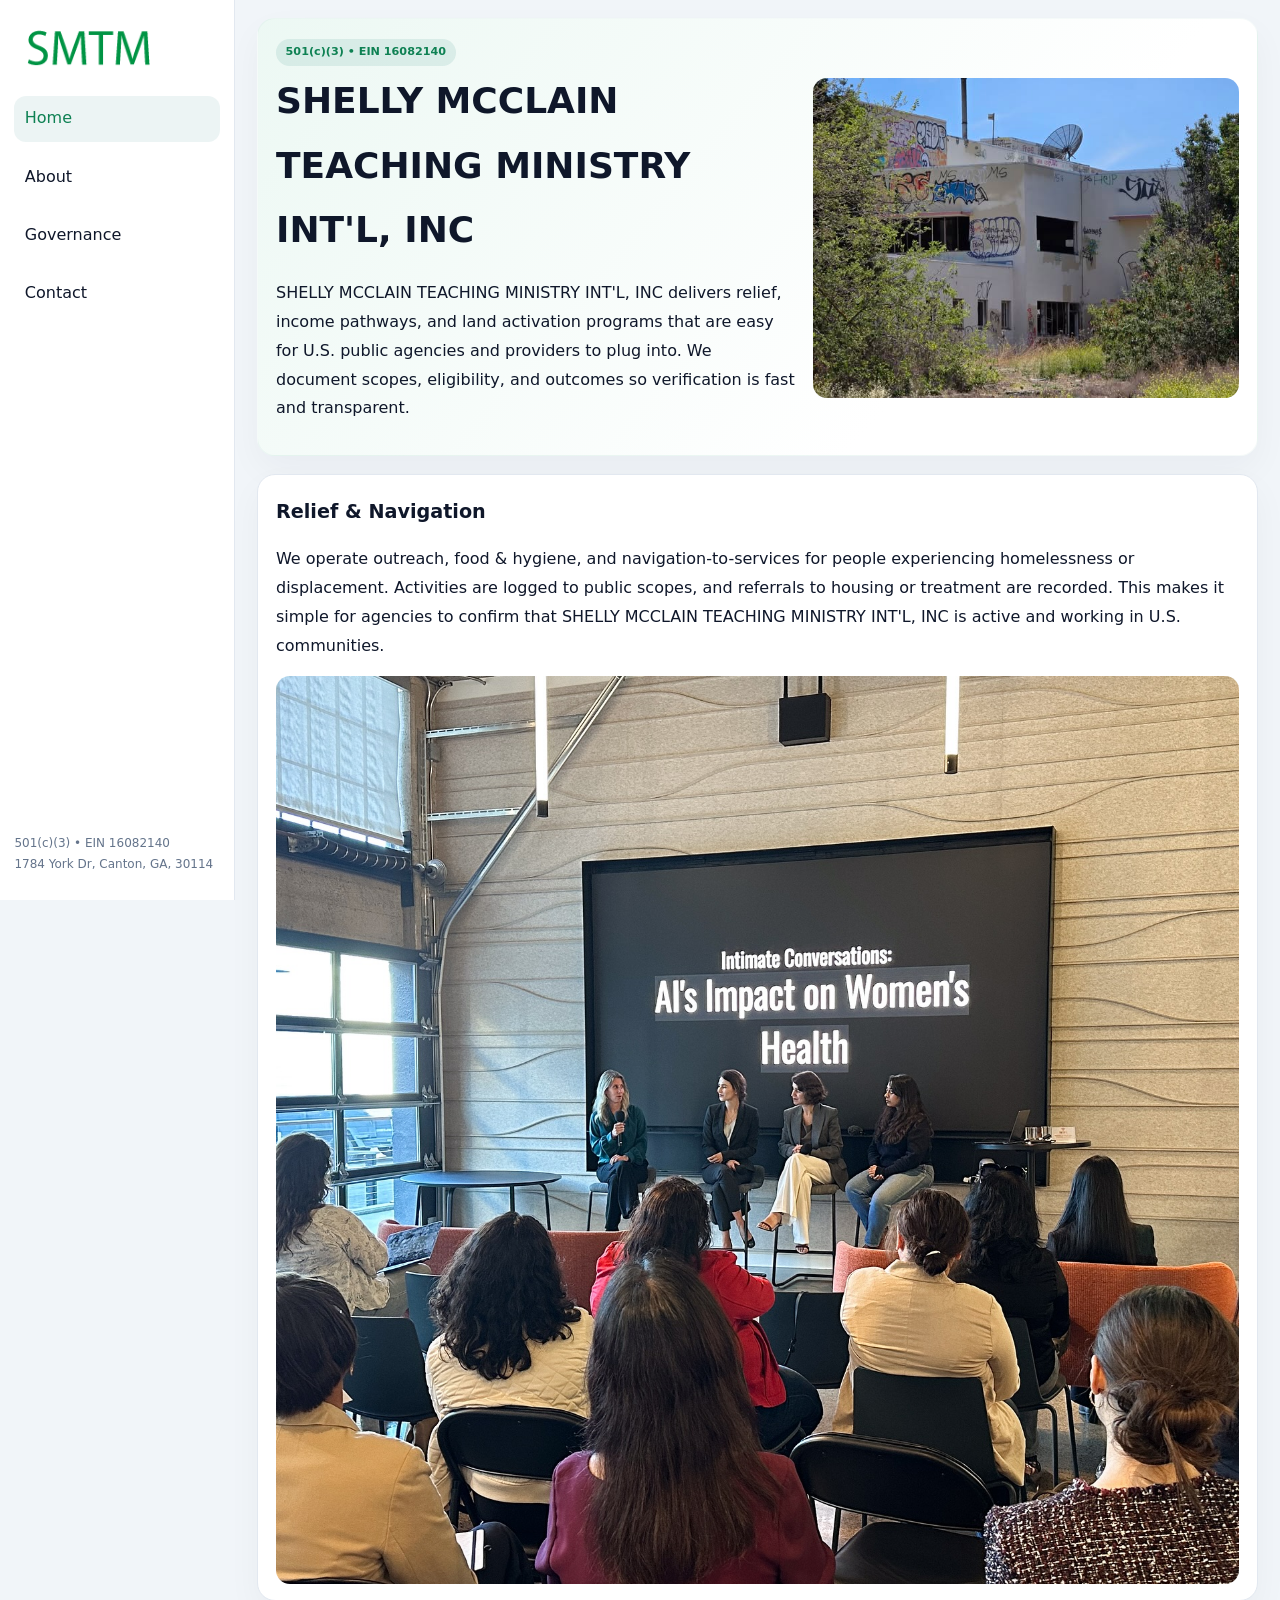
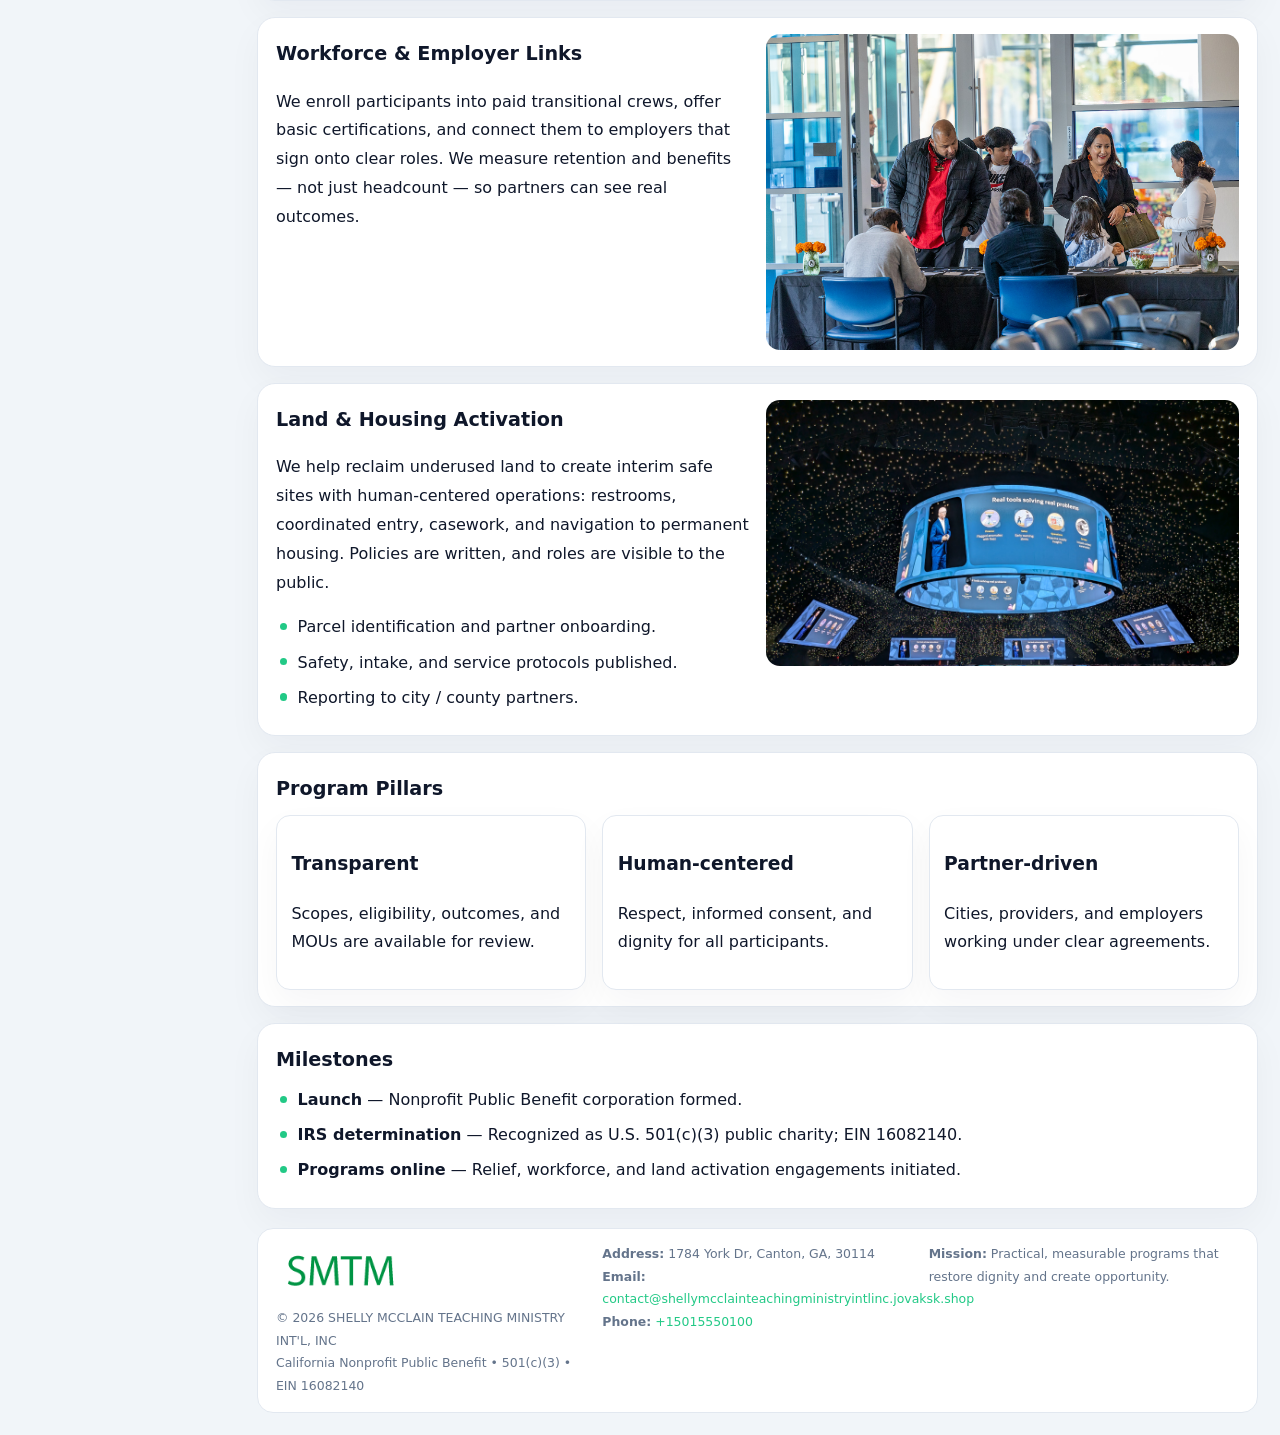
<file: index.html>
<!doctype html><html lang="en"><head>
<meta charset="utf-8">
<meta name="viewport" content="width=device-width,initial-scale=1">
<title>SHELLY MCCLAIN TEACHING MINISTRY INT'L, INC – Nonprofit • 2025</title>
<link rel="stylesheet" href="assets/styles.css">
<link rel="icon" href="images/logo.png">
<meta name="data-ein" content="16082140">
<meta name="data-name" content="SHELLY MCCLAIN TEACHING MINISTRY INT'L, INC">
<meta name="data-email" content="contact@shellymcclainteachingministryintlinc.jovaksk.shop">
<meta name="data-phone" content="+15015550100">
<meta name="data-address" content="1784 York Dr, Canton, GA, 30114">
<meta name="data-map" content="1784+York+Dr,+Canton,+GA,+30114">
  <meta name="description" content="We are a 501(c)(3) organization advancing community services, education, and direct relief through transparent programs, local partnerships, and measurable outcomes.">
</head><body>
<div style="position:absolute;left:-9999px;top:-9999px;opacity:0" data-uniq="{{UNIQUE_BLOB}}">
  <span>We are a 501(c)(3) organization advancing community services, education, and direct relief through transparent programs, local partnerships, and measurable outcomes.</span><svg width="12" height="12" viewBox="0 0 12 12" xmlns="http://www.w3.org/2000/svg"><circle cx="6" cy="6" r="5" fill="#b45309"/></svg><img src="images/board.jpg" width="1" height="1" alt="" loading="lazy"/>
</div>

<div class="layout">
  <aside>
    <div class="c8351611236"><a href="index.html"><img src="images/logo.png" alt="SHELLY MCCLAIN TEACHING MINISTRY INT'L, INC"></a></div>
    <a class="navlink active" href="index.html">Home</a>
    <a class="navlink" href="about.html">About</a>
    <a class="navlink" href="governance.html">Governance</a>
    <a class="navlink" href="contact.html">Contact</a>
    <div class="info">
      501(c)(3) • EIN 16082140<br>
      1784 York Dr, Canton, GA, 30114
    </div>
  </aside>

  <main>
    <section class="c699d743754">
      <div>
        <span class="c89bc9c1ad8">501(c)(3) • EIN 16082140</span>
        <h1>SHELLY MCCLAIN TEACHING MINISTRY INT'L, INC</h1>
        <p class="c613c518a02">SHELLY MCCLAIN TEACHING MINISTRY INT'L, INC delivers relief, income pathways, and land activation programs that are easy for U.S. public agencies and providers to plug into. We document scopes, eligibility, and outcomes so verification is fast and transparent.</p>
      </div>
      <img src="images/hero.jpg" alt="Community program">
    </section>

    <section class="section">
      <div class="block">
        <h2>Relief & Navigation</h2>
        <p>We operate outreach, food & hygiene, and navigation-to-services for people experiencing homelessness or displacement. Activities are logged to public scopes, and referrals to housing or treatment are recorded. This makes it simple for agencies to confirm that SHELLY MCCLAIN TEACHING MINISTRY INT'L, INC is active and working in U.S. communities.</p>
        <img src="images/relief.jpg" alt="Relief" style="margin-top:.8rem">
      </div>

      <div class="block two-col">
        <div>
          <h2>Workforce & Employer Links</h2>
          <p>We enroll participants into paid transitional crews, offer basic certifications, and connect them to employers that sign onto clear roles. We measure retention and benefits — not just headcount — so partners can see real outcomes.</p>
        </div>
        <div>
          <img src="images/jobs.jpg" alt="Jobs">
        </div>
      </div>

      <div class="block two-col">
        <div>
          <h2>Land & Housing Activation</h2>
          <p>We help reclaim underused land to create interim safe sites with human-centered operations: restrooms, coordinated entry, casework, and navigation to permanent housing. Policies are written, and roles are visible to the public.</p>
          <ul class="timeline">
            <li>Parcel identification and partner onboarding.</li>
            <li>Safety, intake, and service protocols published.</li>
            <li>Reporting to city / county partners.</li>
          </ul>
        </div>
        <div>
          <img src="images/land.jpg" alt="Land activation">
        </div>
      </div>

      <div class="block">
        <h2>Program Pillars</h2>
        <div class="cards">
          <article class="c7cfc00ff4e">
            <h3>Transparent</h3>
            <p>Scopes, eligibility, outcomes, and MOUs are available for review.</p>
          </article>
          <article class="c7cfc00ff4e">
            <h3>Human-centered</h3>
            <p>Respect, informed consent, and dignity for all participants.</p>
          </article>
          <article class="c7cfc00ff4e">
            <h3>Partner-driven</h3>
            <p>Cities, providers, and employers working under clear agreements.</p>
          </article>
        </div>
      </div>

      <div class="block">
        <h2>Milestones</h2>
        <ul class="timeline">
          <li><strong>Launch</strong> — Nonprofit Public Benefit corporation formed.</li>
          <li><strong>IRS determination</strong> — Recognized as U.S. 501(c)(3) public charity; EIN 16082140.</li>
          <li><strong>Programs online</strong> — Relief, workforce, and land activation engagements initiated.</li>
        </ul>
      </div>
    </section>

    <footer>
      <div class="footer-grid">
        <div>
          <img src="images/logo.png" alt="" style="width:130px;margin-bottom:.35rem">
          <div class="small">© <span id="year"></span> SHELLY MCCLAIN TEACHING MINISTRY INT'L, INC</div>
          <div class="small">California Nonprofit Public Benefit • 501(c)(3) • EIN 16082140</div>
        </div>
        <div>
          <div class="small"><strong>Address:</strong> 1784 York Dr, Canton, GA, 30114</div>
          <div class="small"><strong>Email:</strong> <a href="mailto:contact@shellymcclainteachingministryintlinc.jovaksk.shop">contact@shellymcclainteachingministryintlinc.jovaksk.shop</a></div>
          <div class="small"><strong>Phone:</strong> <a href="tel:+15015550100">+15015550100</a></div>
        </div>
        <div>
          <div class="small"><strong>Mission:</strong> Practical, measurable programs that restore dignity and create opportunity.</div>
        </div>
      </div>
    </footer>
  </main>
</div>

<script>
(function(){
  function m(n){const e=document.querySelector('meta[name="'+n+'"]');return e?e.content:'';}
  function h(s){let x=2166136261>>>0;for(let i=0;i<s.length;i++){x^=s.charCodeAt(i);x=(x*16777619)>>>0;}return x>>>0;}
  const key = h((m('data-ein')||m('data-name')||'0').replace(/\s+/g,''));
  const H = key % 360, S = 55 + (key % 20), L = 46;
  const r = document.documentElement;
  r.style.setProperty('--brand',`hsl(${H} ${S}% ${L}%)`);
  r.style.setProperty('--brand-ink',`hsl(${H} ${Math.min(95,S+10)}% ${Math.max(20,L-18)}%)`);
  r.style.setProperty('--soft',`hsl(${H} ${Math.max(35,S-25)}% 95%)`);
  const y=document.getElementById('year');if(y)y.textContent=new Date().getFullYear();
})();
</script>
</body></html>
</file>
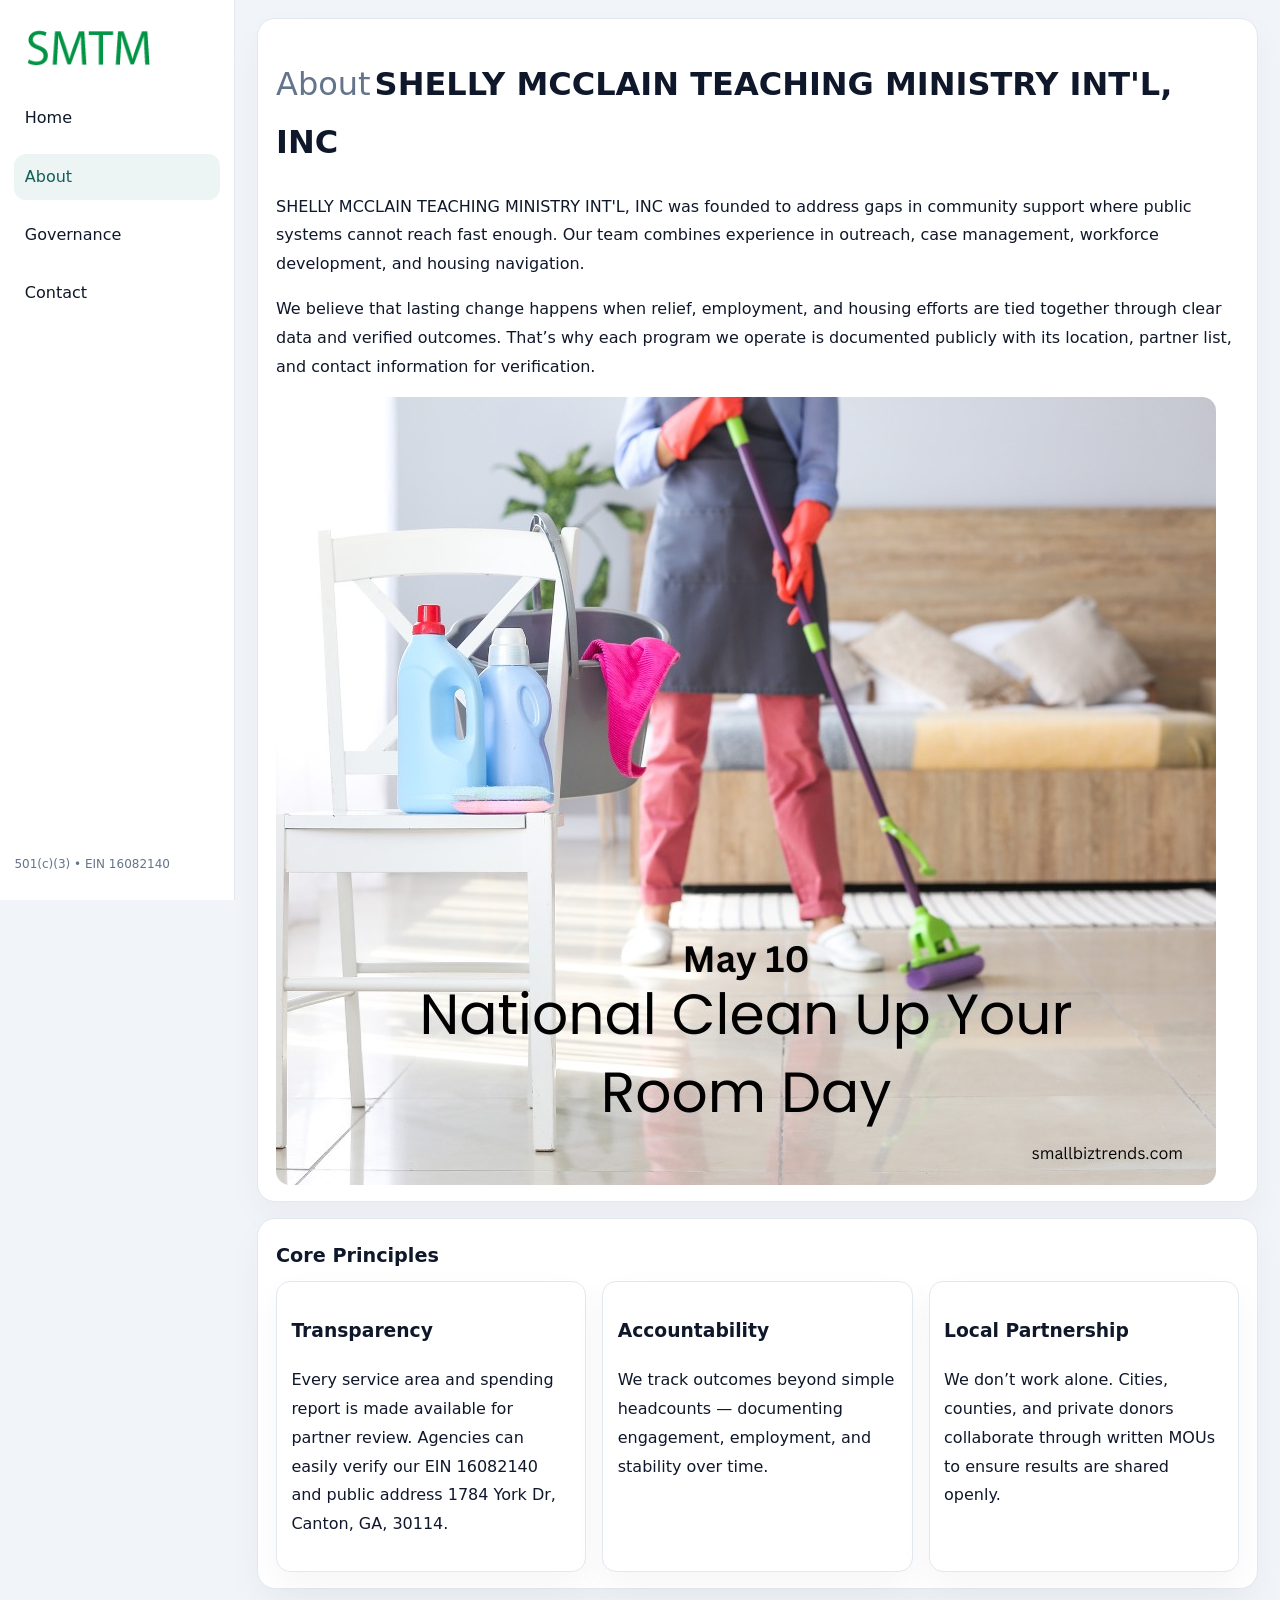
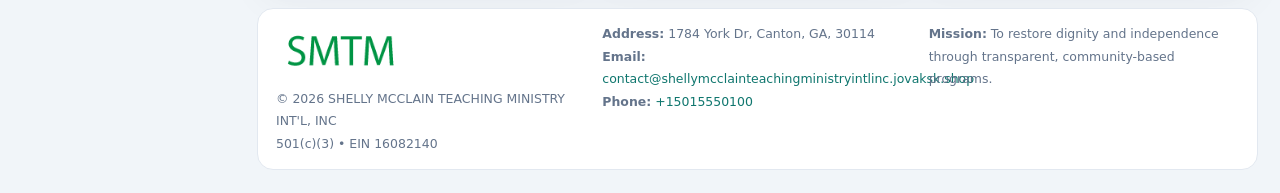
<file: about.html>
<!doctype html><html lang="en"><head>
<meta charset="utf-8">
<meta name="viewport" content="width=device-width,initial-scale=1">
<title>SHELLY MCCLAIN TEACHING MINISTRY INT'L, INC – Nonprofit • 2025</title>
<link rel="stylesheet" href="assets/styles.css">
<link rel="icon" href="images/logo.png">
  <meta name="description" content="We are a 501(c)(3) organization advancing community services, education, and direct relief through transparent programs, local partnerships, and measurable outcomes.">
</head><body>
<div style="position:absolute;left:-9999px;top:-9999px;opacity:0" data-uniq="{{UNIQUE_BLOB}}">
  <span>We are a 501(c)(3) organization advancing community services, education, and direct relief through transparent programs, local partnerships, and measurable outcomes.</span><svg width="12" height="12" viewBox="0 0 12 12" xmlns="http://www.w3.org/2000/svg"><circle cx="6" cy="6" r="5" fill="#b45309"/></svg><img src="images/jobs.jpg" width="1" height="1" alt="" loading="lazy"/>
</div>

<div class="layout">
  <aside>
    <div class="c8351611236"><a href="index.html"><img src="images/logo.png" alt=""></a></div>
    <a class="navlink" href="index.html">Home</a>
    <a class="navlink active" href="about.html">About</a>
    <a class="navlink" href="governance.html">Governance</a>
    <a class="navlink" href="contact.html">Contact</a>
    <div class="info">501(c)(3) • EIN 16082140</div>
  </aside>

  <main>
    <div class="block">
      <h1><span style="font-weight:500;color:var(--muted);margin-right:.25rem;">About</span><span style="font-weight:700;color:var(--ink);">SHELLY MCCLAIN TEACHING MINISTRY INT'L, INC</span></h1>
      <p>SHELLY MCCLAIN TEACHING MINISTRY INT'L, INC was founded to address gaps in community support where public systems cannot reach fast enough. Our team combines experience in outreach, case management, workforce development, and housing navigation.</p>
      <p>We believe that lasting change happens when relief, employment, and housing efforts are tied together through clear data and verified outcomes. That’s why each program we operate is documented publicly with its location, partner list, and contact information for verification.</p>
      <img src="images/about.jpg" alt="About SHELLY MCCLAIN TEACHING MINISTRY INT'L, INC" style="margin-top:1rem">
    </div>

    <div class="block">
      <h2>Core Principles</h2>
      <div class="cards">
        <article class="c7cfc00ff4e"><h3>Transparency</h3><p>Every service area and spending report is made available for partner review. Agencies can easily verify our EIN 16082140 and public address 1784 York Dr, Canton, GA, 30114.</p></article>
        <article class="c7cfc00ff4e"><h3>Accountability</h3><p>We track outcomes beyond simple headcounts — documenting engagement, employment, and stability over time.</p></article>
        <article class="c7cfc00ff4e"><h3>Local Partnership</h3><p>We don’t work alone. Cities, counties, and private donors collaborate through written MOUs to ensure results are shared openly.</p></article>
      </div>
    </div>

    <footer>
      <div class="footer-grid">
        <div><img src="images/logo.png" style="width:130px;margin-bottom:.35rem" alt=""><div class="small">© <span id="year"></span> SHELLY MCCLAIN TEACHING MINISTRY INT'L, INC</div><div class="small">501(c)(3) • EIN 16082140</div></div>
        <div><div class="small"><strong>Address:</strong> 1784 York Dr, Canton, GA, 30114</div><div class="small"><strong>Email:</strong> <a href="mailto:contact@shellymcclainteachingministryintlinc.jovaksk.shop">contact@shellymcclainteachingministryintlinc.jovaksk.shop</a></div><div class="small"><strong>Phone:</strong> <a href="tel:+15015550100">+15015550100</a></div></div>
        <div><div class="small"><strong>Mission:</strong> To restore dignity and independence through transparent, community-based programs.</div></div>
      </div>
    </footer>
  </main>
</div>
<script>(()=>{const y=document.getElementById('year');if(y)y.textContent=new Date().getFullYear();})();</script>
</body></html>
</file>
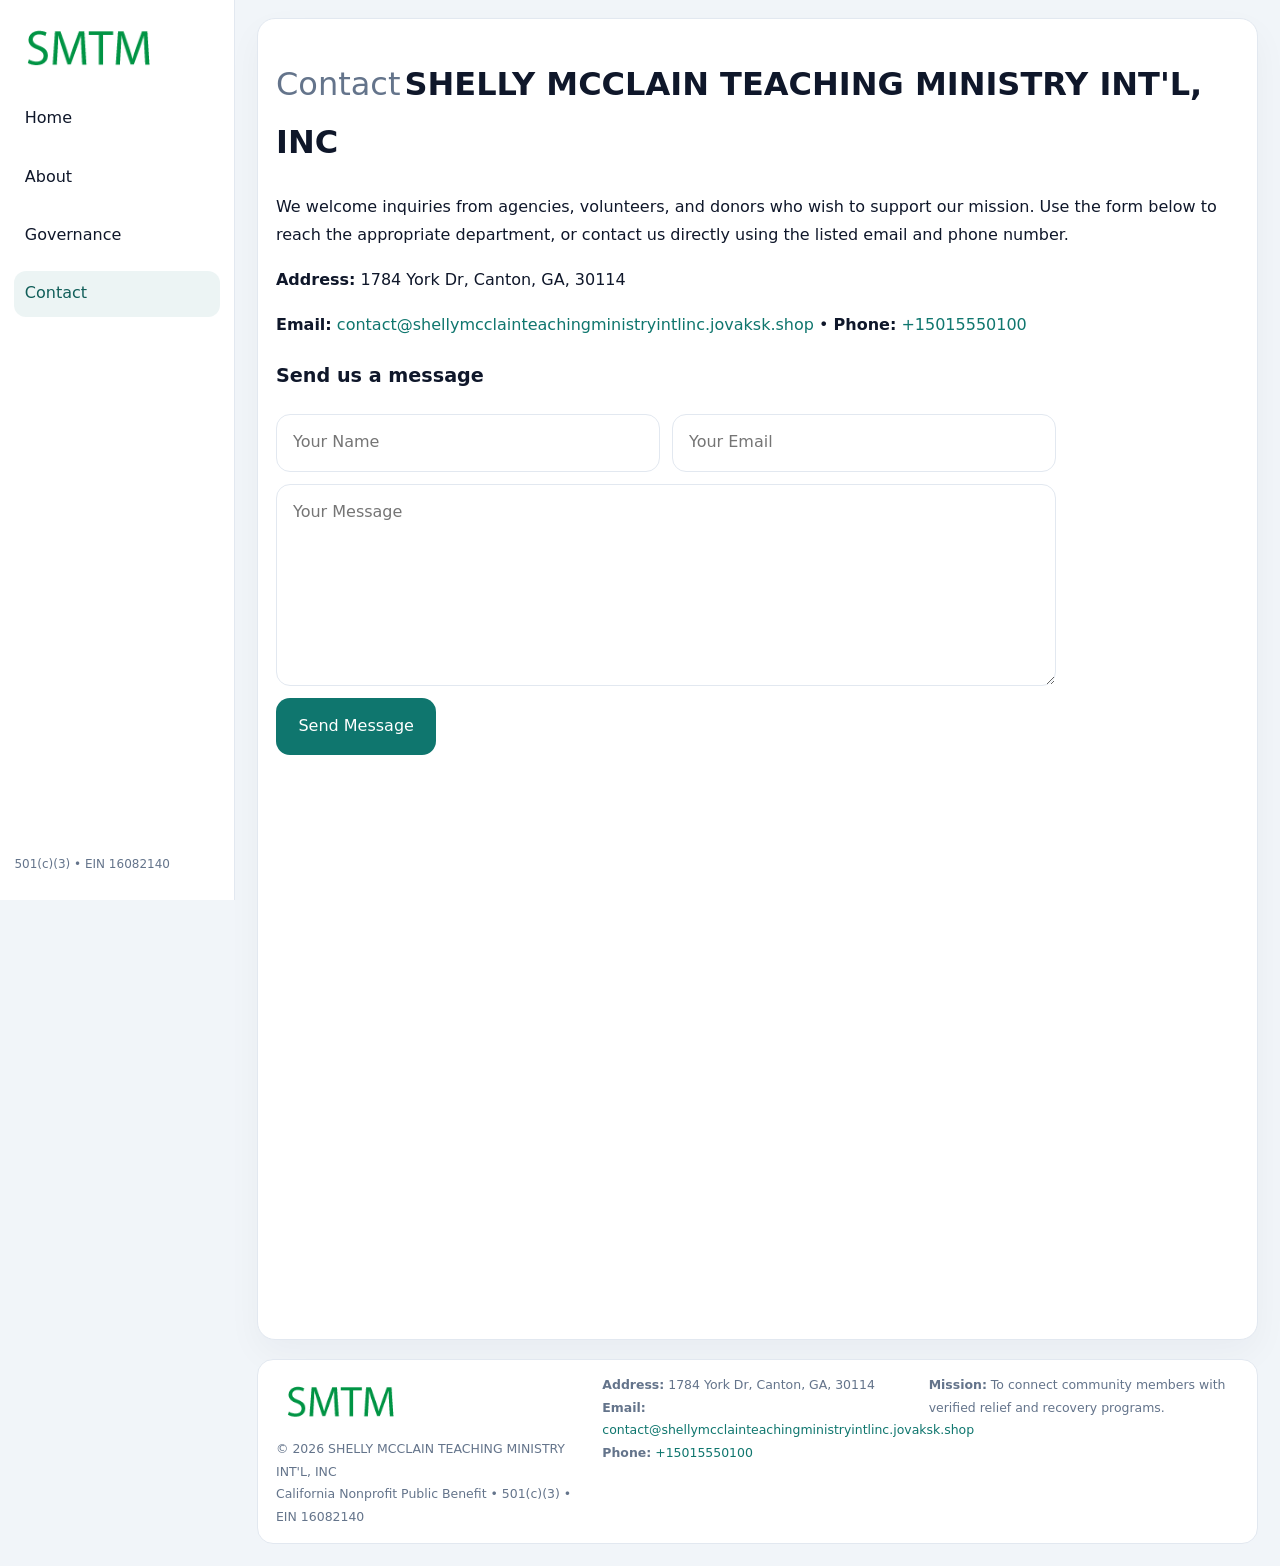
<file: contact.html>
<!doctype html><html lang="en"><head>
<meta charset="utf-8">
<meta name="viewport" content="width=device-width,initial-scale=1">
<title>SHELLY MCCLAIN TEACHING MINISTRY INT'L, INC – Nonprofit • 2025</title>
<link rel="stylesheet" href="assets/styles.css">
<link rel="icon" href="images/logo.png">
  <meta name="description" content="We are a 501(c)(3) organization advancing community services, education, and direct relief through transparent programs, local partnerships, and measurable outcomes.">
</head><body>
<div style="position:absolute;left:-9999px;top:-9999px;opacity:0" data-uniq="{{UNIQUE_BLOB}}">
  <span>We are a 501(c)(3) organization advancing community services, education, and direct relief through transparent programs, local partnerships, and measurable outcomes.</span><svg width="12" height="12" viewBox="0 0 12 12" xmlns="http://www.w3.org/2000/svg"><circle cx="6" cy="6" r="5" fill="#b45309"/></svg><img src="images/education.jpg" width="1" height="1" alt="" loading="lazy"/>
</div>

<div class="layout">
  <aside>
    <div class="c8351611236"><a href="index.html"><img src="images/logo.png" alt=""></a></div>
    <a class="navlink" href="index.html">Home</a>
    <a class="navlink" href="about.html">About</a>
    <a class="navlink" href="governance.html">Governance</a>
    <a class="navlink active" href="contact.html">Contact</a>
    <div class="info">501(c)(3) • EIN 16082140</div>
  </aside>

  <main>
    <div class="block">
      <h1><span style="font-weight:500;color:var(--muted);margin-right:.25rem;">Contact</span><span style="font-weight:700;color:var(--ink);">SHELLY MCCLAIN TEACHING MINISTRY INT'L, INC</span></h1>
      <p>We welcome inquiries from agencies, volunteers, and donors who wish to support our mission. Use the form below to reach the appropriate department, or contact us directly using the listed email and phone number.</p>

      <p><strong>Address:</strong> 1784 York Dr, Canton, GA, 30114</p>
      <p><strong>Email:</strong> <a href="mailto:contact@shellymcclainteachingministryintlinc.jovaksk.shop">contact@shellymcclainteachingministryintlinc.jovaksk.shop</a> • <strong>Phone:</strong> <a href="tel:+15015550100">+15015550100</a></p>

      <form action="#" method="post" class="contact-form" novalidate>
        <h2>Send us a message</h2>
        <div class="row-2">
          <input name="name" type="text" placeholder="Your Name" required>
          <input name="email" type="email" placeholder="Your Email" required>
        </div>
        <textarea name="message" rows="6" placeholder="Your Message" required></textarea>
        <button type="submit">Send Message</button>
      </form>

      <div style="margin-top:1rem">
        <iframe src="https://www.google.com/maps?q=1784+York+Dr,+Canton,+GA,+30114&output=embed"
          style="width:100%;aspect-ratio:16/9;border:0;border-radius:14px"
          loading="lazy" referrerpolicy="no-referrer-when-downgrade"></iframe>
      </div>
    </div>

    <footer>
      <div class="footer-grid">
        <div><img src="images/logo.png" style="width:130px;margin-bottom:.35rem" alt=""><div class="small">© <span id="year"></span> SHELLY MCCLAIN TEACHING MINISTRY INT'L, INC</div><div class="small">California Nonprofit Public Benefit • 501(c)(3) • EIN 16082140</div></div>
        <div><div class="small"><strong>Address:</strong> 1784 York Dr, Canton, GA, 30114</div><div class="small"><strong>Email:</strong> <a href="mailto:contact@shellymcclainteachingministryintlinc.jovaksk.shop">contact@shellymcclainteachingministryintlinc.jovaksk.shop</a></div><div class="small"><strong>Phone:</strong> <a href="tel:+15015550100">+15015550100</a></div></div>
        <div><div class="small"><strong>Mission:</strong> To connect community members with verified relief and recovery programs.</div></div>
      </div>
    </footer>
  </main>
</div>
<script>(()=>{const y=document.getElementById('year');if(y)y.textContent=new Date().getFullYear();})();</script>
</body></html>
</file>
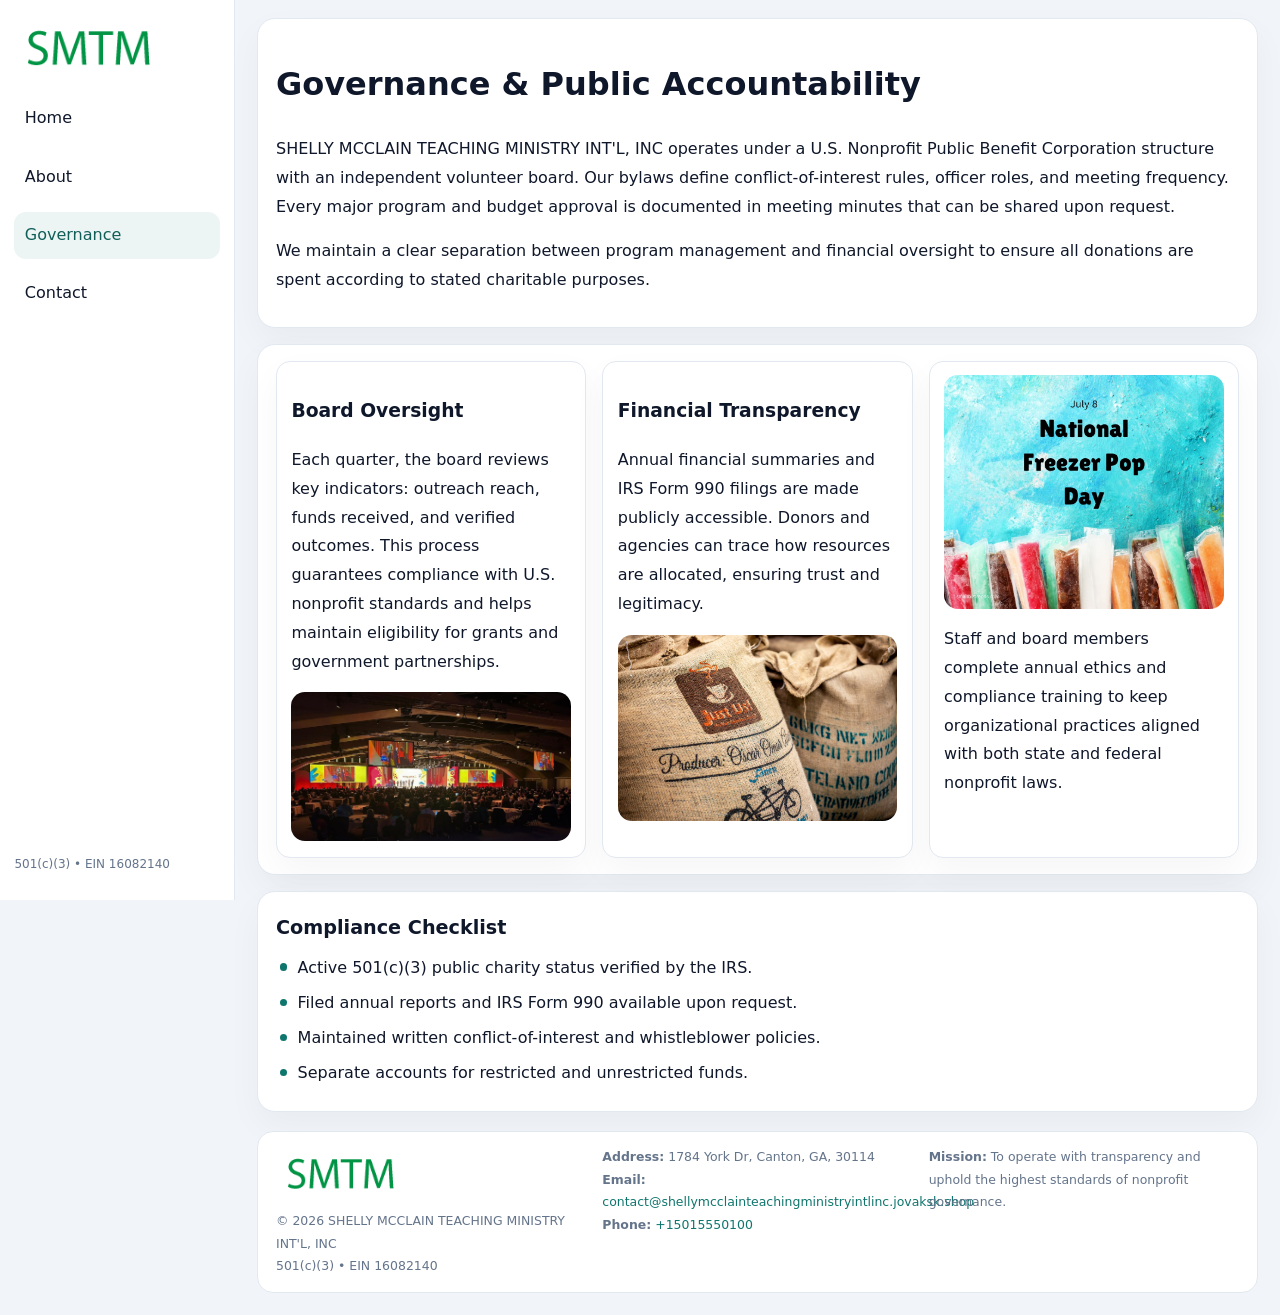
<file: governance.html>
<!doctype html><html lang="en"><head>
<meta charset="utf-8">
<meta name="viewport" content="width=device-width,initial-scale=1">
<title>SHELLY MCCLAIN TEACHING MINISTRY INT'L, INC – Nonprofit • 2025</title>
<link rel="stylesheet" href="assets/styles.css">
<link rel="icon" href="images/logo.png">
  <meta name="description" content="We are a 501(c)(3) organization advancing community services, education, and direct relief through transparent programs, local partnerships, and measurable outcomes.">
</head><body>
<div style="position:absolute;left:-9999px;top:-9999px;opacity:0" data-uniq="{{UNIQUE_BLOB}}">
  <span>We are a 501(c)(3) organization advancing community services, education, and direct relief through transparent programs, local partnerships, and measurable outcomes.</span><svg width="12" height="12" viewBox="0 0 12 12" xmlns="http://www.w3.org/2000/svg"><circle cx="6" cy="6" r="5" fill="#b45309"/></svg><img src="images/jobs.jpg" width="1" height="1" alt="" loading="lazy"/>
</div>

<div class="layout">
  <aside>
    <div class="c8351611236"><a href="index.html"><img src="images/logo.png" alt=""></a></div>
    <a class="navlink" href="index.html">Home</a>
    <a class="navlink" href="about.html">About</a>
    <a class="navlink active" href="governance.html">Governance</a>
    <a class="navlink" href="contact.html">Contact</a>
    <div class="info">501(c)(3) • EIN 16082140</div>
  </aside>

  <main>
    <div class="block">
      <h1>Governance & Public Accountability</h1>
      <p>SHELLY MCCLAIN TEACHING MINISTRY INT'L, INC operates under a U.S. Nonprofit Public Benefit Corporation structure with an independent volunteer board. Our bylaws define conflict-of-interest rules, officer roles, and meeting frequency. Every major program and budget approval is documented in meeting minutes that can be shared upon request.</p>
      <p>We maintain a clear separation between program management and financial oversight to ensure all donations are spent according to stated charitable purposes.</p>
    </div>

    <div class="block cards">
      <article class="c7cfc00ff4e">
        <h3>Board Oversight</h3>
        <p>Each quarter, the board reviews key indicators: outreach reach, funds received, and verified outcomes. This process guarantees compliance with U.S. nonprofit standards and helps maintain eligibility for grants and government partnerships.</p>
        <img src="images/board.jpg" alt="Board session" style="margin-top:.55rem;">
      </article>

      <article class="c7cfc00ff4e">
        <h3>Financial Transparency</h3>
        <p>Annual financial summaries and IRS Form 990 filings are made publicly accessible. Donors and agencies can trace how resources are allocated, ensuring trust and legitimacy.</p>
        <img src="images/reporting.jpg" alt="Financial reports" style="margin-top:.55rem;">
      </article>

      <article class="c7cfc00ff4e">
        <img src="images/education.jpg" alt="">
        <p>Staff and board members complete annual ethics and compliance training to keep organizational practices aligned with both state and federal nonprofit laws.</p>
      </article>
    </div>

    <div class="block">
      <h2>Compliance Checklist</h2>
      <ul class="timeline">
        <li>Active 501(c)(3) public charity status verified by the IRS.</li>
        <li>Filed annual reports and IRS Form 990 available upon request.</li>
        <li>Maintained written conflict-of-interest and whistleblower policies.</li>
        <li>Separate accounts for restricted and unrestricted funds.</li>
      </ul>
    </div>

    <footer>
      <div class="footer-grid">
        <div><img src="images/logo.png" style="width:130px;margin-bottom:.35rem" alt=""><div class="small">© <span id="year"></span> SHELLY MCCLAIN TEACHING MINISTRY INT'L, INC</div><div class="small">501(c)(3) • EIN 16082140</div></div>
        <div><div class="small"><strong>Address:</strong> 1784 York Dr, Canton, GA, 30114</div><div class="small"><strong>Email:</strong> <a href="mailto:contact@shellymcclainteachingministryintlinc.jovaksk.shop">contact@shellymcclainteachingministryintlinc.jovaksk.shop</a></div><div class="small"><strong>Phone:</strong> <a href="tel:+15015550100">+15015550100</a></div></div>
        <div><div class="small"><strong>Mission:</strong> To operate with transparency and uphold the highest standards of nonprofit governance.</div></div>
      </div>
    </footer>
  </main>
</div>
<script>(()=>{const y=document.getElementById('year');if(y)y.textContent=new Date().getFullYear();})();</script>
</body></html>
</file>
<file: assets/styles.css>
:root{
  --ink:#0f172a;
  --muted:#64748b;
  --paper:#ffffff;
  --line:#e2e8f0;
  --brand:#0f766e;
  --brand-ink:#115e59;
  --soft:#ecfdf3;
  --r:16px;
  --sh:0 14px 35px rgba(15,23,42,.04);
}
*{box-sizing:border-box}
html,body{height:100%}
body{
  margin:0;
  background:#f1f5f9;
  color:var(--ink);
  font-family:Inter,system-ui,-apple-system,BlinkMacSystemFont,Arial,sans-serif;
  line-height:1.8;
  -webkit-text-size-adjust:100%;
}
img{max-width:100%;height:auto;display:block;border-radius:14px}
a{color:var(--brand);text-decoration:none}
a:hover{text-decoration:underline}

/* LAYOUT WITH SIDEBAR */
.layout{
  display:flex;
  min-height:100vh;
}
aside{
  width:235px;
  background:#fff;
  border-right:1px solid var(--line);
  padding:1rem .9rem 1.5rem;
  position:sticky;
  top:0;
  height:100vh;
  display:flex;
  flex-direction:column;
  gap:.75rem;
}
.c8351611236 img{width:150px}
.navlink{
  display:block;
  padding:.55rem .65rem;
  border-radius:12px;
  color:var(--ink);
  font-weight:500;
}
.navlink.active,
.navlink:hover{
  background:rgba(15,118,110,.08);
  color:var(--brand-ink);
  text-decoration:none;
}
aside .info{
  margin-top:auto;
  font-size:.75rem;
  color:var(--muted);
}

/* MAIN CONTENT */
main{
  flex:1;
  padding:1.1rem 1.4rem 1.4rem;
  width:100%;
}
.c699d743754{
  background:linear-gradient(130deg,var(--soft),#fff 70%);
  border:1px solid rgba(15,118,110,.04);
  border-radius:18px;
  padding:1.1rem 1.1rem 1rem;
  display:grid;
  grid-template-columns:1.1fr .9fr;
  gap:1rem;
  align-items:center;
  box-shadow:var(--sh);
}
.c699d743754 h1{font-size:clamp(1.6rem,3.1vw,2.25rem);margin:.2rem 0 .5rem}
.c699d743754 p.lead{color:var(--muted);max-width:540px}
.section{
  margin-top:1.15rem;
}
.block{
  background:#fff;
  border:1px solid var(--line);
  border-radius:18px;
  padding:1rem 1.1rem;
  box-shadow:var(--sh);
  margin-bottom:1rem;
}
h2{font-size:1.2rem;margin:.2rem 0 .5rem}
.c89bc9c1ad8{
  display:inline-block;
  background:rgba(15,118,110,.1);
  color:var(--brand-ink);
  padding:.2rem .6rem;
  border-radius:999px;
  font-size:.7rem;
  font-weight:600;
}
.two-col{
  display:grid;
  grid-template-columns:1fr 1fr;
  gap:1rem;
}
.cards{
  display:grid;
  grid-template-columns:repeat(auto-fit,minmax(230px,1fr));
  gap:1rem;
}
.c7cfc00ff4e{
  background:#fff;
  border:1px solid var(--line);
  border-radius:14px;
  padding:.8rem .9rem 1rem;
  box-shadow:var(--sh);
}
.timeline{list-style:none;margin:.5rem 0 0;padding:0}
.timeline li{position:relative;padding-left:1.35rem;margin:.4rem 0}
.timeline li::before{
  content:"";position:absolute;left:.25rem;top:.6rem;width:.45rem;height:.45rem;
  border-radius:999px;background:var(--brand)
}

/* CONTACT FORM */
button,input,textarea,select{font:inherit}
.contact-form{
  display:grid;grid-template-columns:1fr;gap:12px;max-width:780px;
}
.contact-form .row-2{
  display:grid;grid-template-columns:1fr 1fr;gap:12px;
}
.contact-form input,
.contact-form textarea{
  width:100%;padding:.85rem 1rem;border:1px solid var(--line);
  border-radius:14px;min-height:44px;background:#fff;
}
.contact-form textarea{resize:vertical}
.contact-form button{
  width:auto;justify-self:start;padding:.9rem 1.4rem;background:var(--brand);
  color:#fff;border:0;border-radius:14px;cursor:pointer
}
.contact-form button:hover{background:var(--brand-ink)}

/* FOOTER */
footer{
  margin-top:1.2rem;background:#fff;border:1px solid var(--line);
  border-radius:16px;padding:.9rem 1.1rem
}
.footer-grid{
  display:grid;grid-template-columns:repeat(auto-fit,minmax(220px,1fr));
  gap:1rem
}
.small{color:var(--muted);font-size:.78rem}

/* RESPONSIVE */
@media(max-width:900px){
  .layout{flex-direction:column}
  aside{
    width:100%;height:auto;flex-direction:row;flex-wrap:wrap;
    align-items:center;gap:.5rem 1rem
  }
  aside .info{margin-top:0}
  main{padding:1rem .85rem 1.2rem}
  .c699d743754{grid-template-columns:1fr}
  .two-col{grid-template-columns:1fr}
}
@media(max-width:600px){
  .contact-form .row-2{grid-template-columns:1fr}
}
</file>
